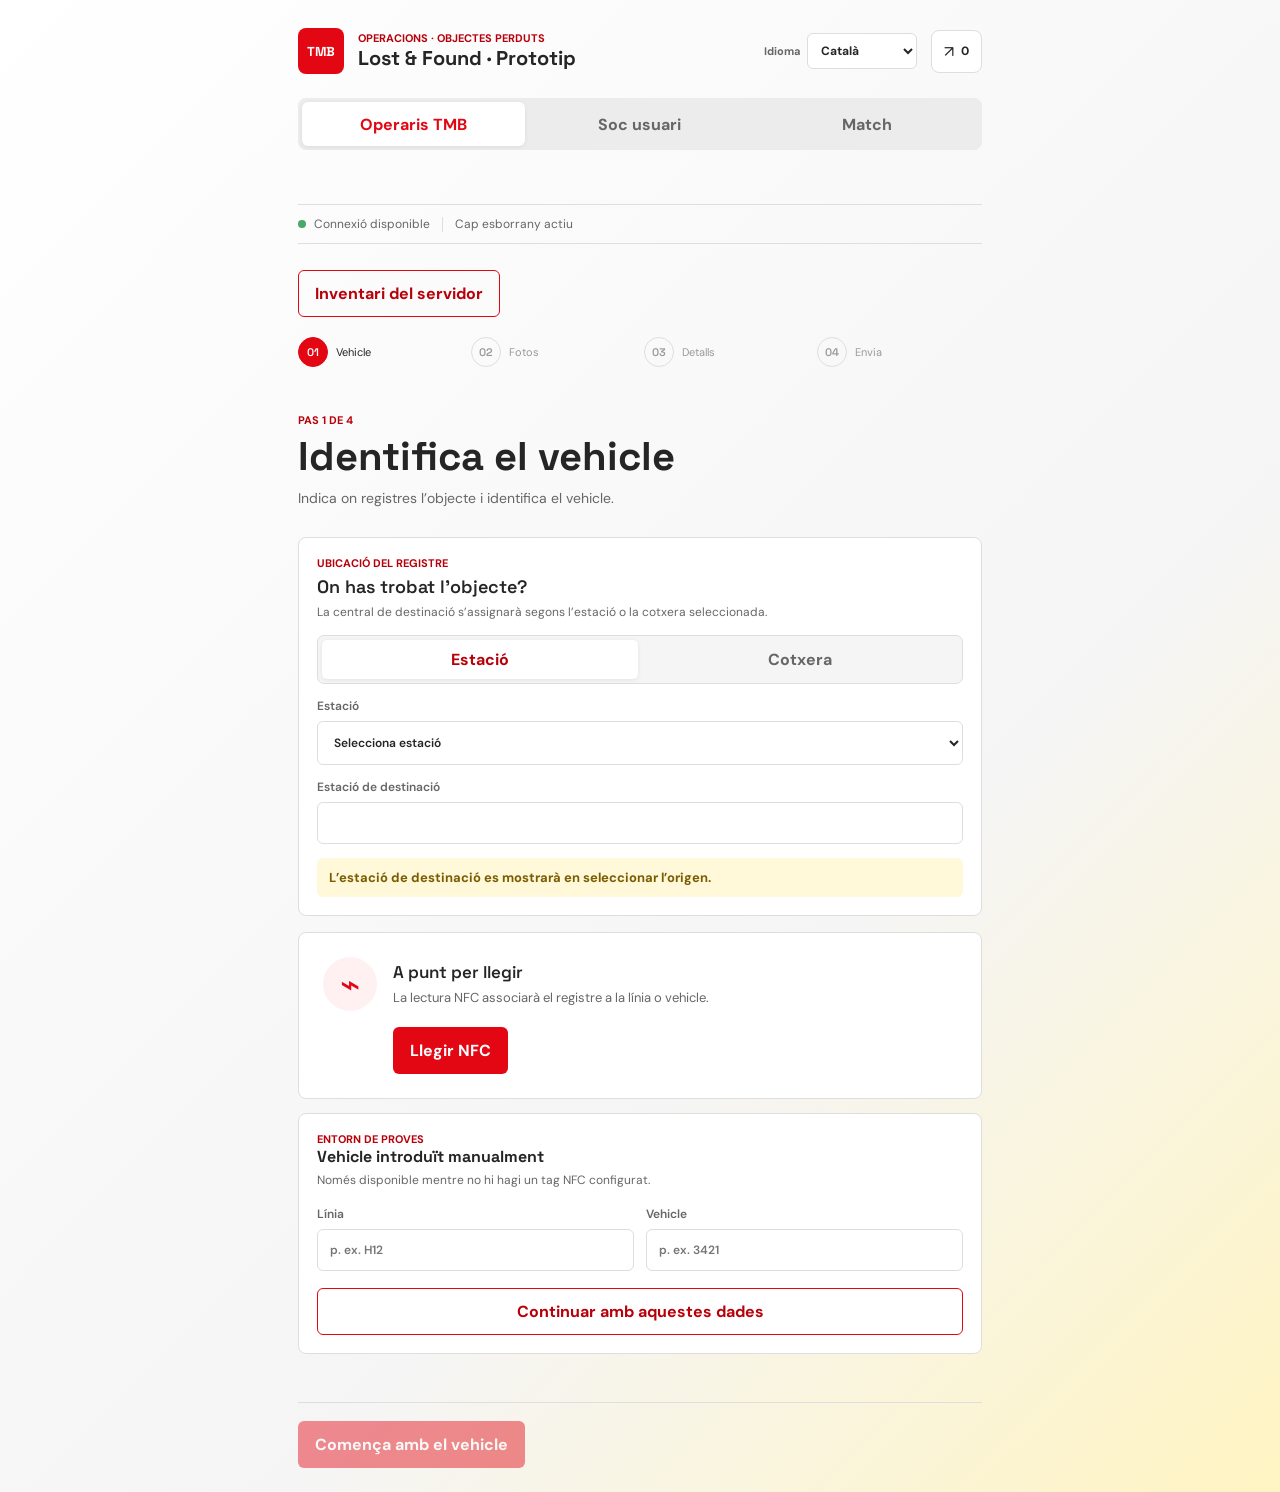
<file: client/index.html>
<!doctype html>
<html lang="ca">
  <head>
    <meta charset="utf-8" />
    <meta name="local-token" content="__LOCAL_TOKEN__" />
    <meta name="viewport" content="width=device-width, initial-scale=1, viewport-fit=cover" />
    <meta name="theme-color" content="#e30613" />
    <meta name="description" content="Registre d'objectes perduts trobats per operaris de TMB" />
    <link rel="manifest" href="manifest.webmanifest" />
    <link rel="stylesheet" href="styles.css?v=2" />
    <link rel="stylesheet" href="location-assignment.css" />
    <link rel="stylesheet" href="match.css?v=1" />
    <title>TMB Lost &amp; Found</title>
  </head>
  <body>
    <main class="app-shell">
      <header class="app-header">
        <div class="brand-mark" aria-hidden="true">TMB</div>
        <div><p class="eyebrow">Operacions · Objectes perduts</p><h1>Lost &amp; Found · Prototip</h1></div>
        <label class="language-picker"><span>Idioma</span><select id="languageSelect" aria-label="Idioma"><option value="ca">Català</option><option value="es">Castellà</option><option value="en">Anglès</option></select></label>
        <span class="language-status" id="languageStatus" role="status" aria-live="polite" data-no-translate></span>
        <button class="icon-button" id="pendingButton" type="button" title="Obrir les sol·licituds" aria-label="Obrir les sol·licituds"><span aria-hidden="true">↗</span><span class="pending-count" id="pendingCount">0</span></button>
      </header>
      <nav class="audience-tabs" role="tablist" aria-label="Tipus d’usuari">
        <button class="audience-tab active" id="staffTab" type="button" role="tab" aria-selected="true" aria-controls="operatorPanel">Operaris TMB</button>
        <button class="audience-tab" id="citizenTab" type="button" role="tab" aria-selected="false" aria-controls="citizenPanel">Soc usuari</button>
        <button class="audience-tab" id="matchTab" type="button" role="tab" aria-selected="false" aria-controls="matchPanel">Match</button>
      </nav>
      <section id="operatorPanel" role="tabpanel" aria-labelledby="staffTab">
      <section class="status-strip" aria-live="polite"><span class="status-dot" id="connectionDot"></span><span id="connectionText">Comprovant connexió...</span><span class="status-divider"></span><span id="draftText">Cap esborrany actiu</span></section>
      <button class="secondary-button" id="inventoryButton" type="button">Inventari del servidor</button>
      <nav class="stepper" aria-label="Progrés del registre" id="stepper">
        <button class="step active" data-step="1" type="button"><span>01</span><small>Vehicle</small></button><button class="step" data-step="2" type="button"><span>02</span><small>Fotos</small></button><button class="step" data-step="3" type="button"><span>03</span><small>Detalls</small></button><button class="step" data-step="4" type="button"><span>04</span><small>Envia</small></button>
      </nav>
      <div class="content">
        <section class="view active" data-view="1"><div class="view-heading"><p class="section-kicker">Pas 1 de 4</p><h2>Identifica el vehicle</h2><p class="muted">Indica on registres l’objecte i identifica el vehicle.</p></div>
          <section class="origin-card" id="originPanel" role="tabpanel" aria-labelledby="stationOriginTab">
            <div><p class="section-kicker">Ubicació del registre</p><h3>On has trobat l’objecte?</h3><p class="muted">La central de destinació s’assignarà segons l’estació o la cotxera seleccionada.</p></div>
            <input id="originKind" type="hidden" value="station" />
            <div class="origin-tabs" role="tablist" aria-label="Tipus d’origen">
              <button class="origin-tab active" id="stationOriginTab" type="button" role="tab" aria-selected="true" aria-controls="originPanel" data-origin-kind="station">Estació</button>
              <button class="origin-tab" id="depotOriginTab" type="button" role="tab" aria-selected="false" aria-controls="originPanel" data-origin-kind="depot">Cotxera</button>
            </div>
            <label><span id="originLocationLabel">Estació</span><select id="originLocation" required><option value="">Selecciona estació</option></select></label>
            <label>Estació de destinació<input id="originDestination" type="text" readonly aria-describedby="originAssignment" /></label>
            <p class="origin-assignment" id="originAssignment" role="status" aria-live="polite">L’estació de destinació es mostrarà en seleccionar l’origen.</p>
          </section>
          <div class="nfc-panel"><div class="nfc-symbol" aria-hidden="true">⌁</div><div><strong id="nfcTitle">A punt per llegir</strong><p id="nfcMessage">La lectura NFC associarà el registre a la línia o vehicle.</p></div><button class="primary-button" id="scanNfcButton" type="button">Llegir NFC</button></div>
          <div class="manual-card"><div><p class="section-kicker">Entorn de proves</p><strong>Vehicle introduït manualment</strong><p class="muted">Només disponible mentre no hi hagi un tag NFC configurat.</p></div><div class="manual-fields"><label>Línia<input id="manualLine" placeholder="p. ex. H12" maxlength="12" /></label><label>Vehicle<input id="manualVehicle" placeholder="p. ex. 3421" maxlength="20" /></label></div><button class="secondary-button" id="manualVehicleButton" type="button">Continuar amb aquestes dades</button></div>
        </section>
        <section class="view" data-view="2"><div class="view-heading"><p class="section-kicker">Pas 2 de 4</p><h2>Fotografia l’objecte</h2><p class="muted">Necessitem dues perspectives clares. Revisa cada foto abans de confirmar-la.</p></div><div class="photo-grid"><article class="photo-slot"><div class="photo-preview" id="preview0"><span>Foto 1</span></div><div class="slot-footer"><div><strong>Perspectiva principal</strong><small id="photoStatus0">Encara no capturada</small></div><button class="secondary-button photo-button" data-photo="0" type="button">Fer foto</button></div></article><article class="photo-slot"><div class="photo-preview" id="preview1"><span>Foto 2</span></div><div class="slot-footer"><div><strong>Segona perspectiva</strong><small id="photoStatus1">Encara no capturada</small></div><button class="secondary-button photo-button" data-photo="1" type="button" disabled>Fer foto</button></div></article></div><input id="photoInput" type="file" accept="image/*" capture="environment" hidden /><div class="quality-note" id="qualityNote" hidden></div></section>
        <section class="view" data-view="3"><div class="view-heading"><p class="section-kicker">Pas 3 de 4</p><h2>Descriu l’objecte</h2><p class="muted">Les etiquetes ajuden a trobar-lo després. La descripció és opcional.</p></div><div class="extraction-panel"><p id="extractionStatus" role="status" aria-live="polite">Els camps s’ompliran a partir de la foto principal. Revisa’ls abans de continuar.</p><button id="retryExtraction" class="secondary-button" type="button">Reintentar extracció</button><button id="skipExtraction" class="secondary-button" type="button">Omplir manualment</button><details id="extractionDetails" hidden><summary>Veure camps extrets (JSON)</summary><pre id="extractionJson"></pre></details></div><form class="details-form" id="detailsForm"><fieldset class="color-field"><legend>Colors de l’objecte</legend><div id="color" class="color-options"></div><small>Selecciona un o més colors.</small></fieldset><label>Tipus d’objecte<select id="objectType" required><option value="">Selecciona un tipus</option></select></label><label>Material principal<select id="material" required><option value="">Selecciona un material</option></select></label><label>Descripció <span class="optional">Opcional</span><textarea id="description" maxlength="250" rows="4" placeholder="Detalls visibles, marques o elements distintius..."></textarea><small class="character-count"><span id="descriptionCount">0</span>/250</small></label><label class="review-check"><input id="fieldsReviewed" type="checkbox"> He revisat i corregit els camps del registre.</label></form></section>
        <section class="view" data-view="4"><div class="view-heading"><p class="section-kicker">Pas 4 de 4</p><h2>Revisa i envia</h2><p class="muted">El registre es conservarà al dispositiu si ara no hi ha connexió.</p></div><div class="review-layout"><div class="review-photos" id="reviewPhotos"></div><dl class="review-list" id="reviewList"></dl></div><div class="offline-callout"><span aria-hidden="true">⌁</span><div><strong>Desament local de proves</strong><p>El servidor desa el registre en aquest equip. Si no respon, queda a la cua del navegador.</p></div></div></section>
      </div>
      <footer class="action-bar"><button class="back-button" id="backButton" type="button" hidden>Enrere</button><button class="primary-button" id="nextButton" type="button" disabled>Comença amb el vehicle</button></footer>
      </section>
    <dialog class="requests-dialog" id="requestsDialog" aria-labelledby="requestsTitle">
      <header class="requests-header"><div><p class="section-kicker">Registres del dispositiu</p><h2 id="requestsTitle">Sol·licituds</h2></div><button class="close-button" id="closeRequestsButton" type="button" aria-label="Tancar">×</button></header>
      <p class="requests-summary" id="requestsSummary"></p>
      <div class="request-list" id="requestList"></div>
      <p class="empty-requests" id="emptyRequests" hidden>Encara no hi ha sol·licituds guardades en aquest dispositiu.</p>
    </dialog>
    <section class="citizen-panel" id="citizenPanel" role="tabpanel" aria-labelledby="citizenTab" hidden>
      <div class="citizen-heading"><p class="section-kicker">Declaració de pèrdua</p><h2>Has perdut un objecte?</h2><p class="muted">Explica’ns què has perdut i on. Les dades d’aquesta declaració es desen separadament de les dels operaris TMB.</p></div>
      <form class="citizen-form" id="citizenForm">
        <label class="citizen-description">Què has perdut?<textarea id="citizenDescription" maxlength="500" rows="5" required placeholder="Descriu l’objecte i, si ho recordes, com o on el vas perdre..."></textarea><small class="character-count"><span id="citizenDescriptionCount">0</span>/500</small></label>
        <div class="citizen-fields">
          <label>Línia, autobús o estació<input id="citizenLocation" type="text" maxlength="100" placeholder="p. ex. Línia H12, autobús 3421 o estació Sants" /></label>
          <label>Data de la pèrdua<input id="citizenLossDate" type="date" /></label>
          <label>Tipus d’objecte<select id="citizenObjectType"><option value="">Qualsevol tipus / No ho sé</option></select></label>
          <fieldset class="color-field"><legend>Colors (opcional)</legend><div id="citizenColor" class="color-options"></div></fieldset>
        </div>
        <label class="citizen-photo-label">Foto de referència <span class="optional">Opcional</span><input id="citizenPhoto" type="file" accept="image/*" capture="environment" /><small class="muted">Es conserva com a referència. La cerca actual compara text, tipus i colors, no imatges.</small></label>
        <div class="citizen-photo-preview" id="citizenPhotoPreview" hidden><img id="citizenPhotoImage" alt="Previsualització de la foto de referència"><button class="secondary-button" id="removeCitizenPhoto" type="button">Treure foto</button></div>
        <div class="citizen-fields contact-fields">
          <label>Nom <span class="optional">Opcional</span><input id="citizenName" type="text" autocomplete="name" maxlength="120" /></label>
          <label>Correu electrònic <span class="optional">Opcional</span><input id="citizenEmail" type="email" autocomplete="email" maxlength="254" /></label>
          <label>Telèfon <span class="optional">Opcional</span><input id="citizenPhone" type="tel" autocomplete="tel" maxlength="40" /></label>
        </div>
        <p class="privacy-note">Prototip local: la declaració es desa al servidor d’aquest equip. No s’envia a TMB. Els contactes no s’inclouen a la cerca.</p>
        <button class="secondary-button" id="searchButton" type="button">Cercar sense desar</button><button class="primary-button citizen-submit" type="submit">Desar i cercar</button>
        <p class="citizen-confirmation" id="citizenConfirmation" role="status" aria-live="polite" hidden></p>
      </form>
      <section id="searchResults" aria-live="polite"></section>
    </section>
    <section class="match-panel" id="matchPanel" role="tabpanel" aria-labelledby="matchTab" hidden>
      <div class="citizen-heading"><p class="section-kicker">Seguiment d’objectes</p><h2>Coincidències confirmades</h2><p class="muted">Vincula objectes trobats amb declaracions reals, gestiona’n la ubicació i registra el retorn.</p></div>
      <p class="privacy-note">Els contactes només es mostren per a declaracions vinculades. Aquesta eina és local i no té autenticació; protegeix l’accés a aquest equip.</p>
      <form class="match-link-form" id="newMatchForm">
        <label>Objecte trobat<select name="objectId" required><option value="">Tria un objecte trobat</option></select></label>
        <label>Declaració oberta<select name="reportId" required><option value="">Tria una declaració</option></select></label>
        <button class="primary-button" type="submit">Confirmar match</button>
      </form>
      <div class="match-summary" id="matchSummary"></div>
      <button class="secondary-button" id="refreshMatches" type="button">Actualitzar dades</button>
      <div class="match-list" id="matchList"></div>
      <p class="empty-requests" id="emptyMatch" hidden>Encara no hi ha cap coincidència confirmada.</p>
      <p class="match-feedback" id="matchFeedback" role="status" aria-live="polite"></p>
    </section>
    <dialog class="requests-dialog" id="inventoryDialog"><header class="requests-header"><h2>Inventari del servidor</h2><button class="close-button" id="closeInventory" type="button">×</button></header><button class="secondary-button" id="refreshInventory" type="button">Actualitzar</button><p id="inventoryStatus" role="status"></p><div id="inventoryList" class="request-list"></div></dialog>
    <dialog class="requests-dialog" id="editDialog"><h2>Revisar objecte</h2><form id="editForm" class="details-form"><fieldset class="color-field"><legend>Colors</legend><div id="editColors" class="color-options"></div></fieldset><label>Tipus<select id="editType" required></select></label><label>Material<select id="editMaterial" required></select></label><label>Descripció<textarea id="editDescription" maxlength="250"></textarea></label><label>Decisió<select id="editDecision"><option value="approved">Aprovar</option><option value="rejected">Rebutjar i retirar de la cerca</option></select></label><button class="primary-button" type="submit">Confirmar nova revisió</button><button class="secondary-button" id="cancelEdit" type="button">Cancel·lar</button><p id="editStatus" role="status"></p></form></dialog>
    </main>
    <div class="toast" id="toast" role="status" aria-live="polite"></div><script src="app.js" type="module"></script><script src="match.js" type="module"></script>
  </body>
</html>
</file>
<file: client/styles.css>
@import url('https://fonts.googleapis.com/css2?family=DM+Sans:wght@400;500;600;700&family=Space+Grotesk:wght@500;600;700&display=swap');
:root{--ink:#252525;--muted:#666;--paper:#f5f5f5;--panel:#fff;--line:#dedede;--tmb-red:#e30613;--tmb-red-dark:#b8000b;--tmb-yellow:#ffd100;--orange:#ed8b25}
*{box-sizing:border-box}body{margin:0;min-width:320px;background:linear-gradient(135deg,#fff 0%,#f5f5f5 64%,#fff4c2 100%);color:var(--ink);font-family:'DM Sans',sans-serif}button,input,select,textarea{font:inherit}button{cursor:pointer}.app-shell{max-width:780px;min-height:100vh;margin:auto;display:flex;flex-direction:column;padding:28px clamp(18px,4vw,48px) 24px}.app-header{display:flex;align-items:center;gap:14px}.brand-mark{width:46px;height:46px;display:grid;place-items:center;border-radius:8px;background:var(--tmb-red);color:#fff;font:700 13px 'Space Grotesk'}.eyebrow,.section-kicker{margin:0;color:var(--tmb-red-dark);font-size:11px;font-weight:700;text-transform:uppercase}h1,h2{margin:0;font-family:'Space Grotesk',sans-serif}h1{font-size:20px}h2{font-size:clamp(27px,5vw,40px);line-height:1.05}.icon-button{margin-left:auto;border:1px solid var(--line);border-radius:8px;background:var(--panel);color:var(--ink);padding:10px 12px;display:flex;gap:7px;align-items:center}.pending-count{font-size:12px;font-weight:700}.status-strip{display:flex;gap:8px;align-items:center;margin:28px 0 26px;padding:11px 0;border-top:1px solid var(--line);border-bottom:1px solid var(--line);color:var(--muted);font-size:12px}.status-dot{width:8px;height:8px;border-radius:50%;background:var(--orange)}.status-dot.online{background:#48a868}.status-divider{height:15px;width:1px;background:var(--line);margin:0 4px}.stepper{display:grid;grid-template-columns:repeat(4,1fr);gap:8px;margin-bottom:46px}.step{display:flex;align-items:center;gap:8px;color:#999;border:0;background:none;padding:0;text-align:left}.step span{display:grid;place-items:center;width:30px;height:30px;border:1px solid var(--line);border-radius:50%;font:600 11px 'Space Grotesk'}.step small{font-size:11px}.step.active{color:var(--ink)}.step.active span{background:var(--tmb-red);color:#fff;border-color:var(--tmb-red)}.content{flex:1}.view{display:none;animation:appear .28s ease-out}.view.active{display:block}@keyframes appear{from{opacity:0;transform:translateY(8px)}to{opacity:1;transform:none}}.view-heading{margin-bottom:28px}.view-heading h2{margin:9px 0 10px}.muted{color:var(--muted);font-size:14px;line-height:1.5;margin:0}.nfc-panel,.manual-card,.photo-slot,.offline-callout{background:var(--panel);border:1px solid var(--line);border-radius:8px}.nfc-panel{padding:24px;display:grid;grid-template-columns:auto 1fr;gap:16px;align-items:center}.nfc-panel .primary-button{grid-column:2;justify-self:start}.nfc-symbol{width:54px;height:54px;display:grid;place-items:center;border-radius:50%;background:#fff1f1;color:var(--tmb-red);font-size:34px}.nfc-panel strong{font:600 17px 'Space Grotesk'}.nfc-panel p{color:var(--muted);font-size:13px;line-height:1.4;margin:6px 0 0}.manual-card{margin-top:14px;padding:18px;display:grid;gap:17px}.manual-card strong{font-family:'Space Grotesk'}.manual-card .muted{font-size:12px;margin-top:4px}.manual-fields{display:grid;grid-template-columns:1fr 1fr;gap:12px}label{display:block;position:relative;color:var(--muted);font-size:12px;font-weight:600}input,select,textarea{width:100%;margin-top:7px;border:1px solid var(--line);border-radius:6px;padding:12px;color:var(--ink);background:#fff;outline:none}input:focus,select:focus,textarea:focus{border-color:var(--tmb-red);box-shadow:0 0 0 3px #e3061322}.primary-button,.secondary-button,.back-button{border-radius:6px;padding:12px 16px;font-weight:700;border:1px solid transparent}.primary-button{background:var(--tmb-red);color:#fff}.primary-button:hover:not(:disabled){background:var(--tmb-red-dark)}.primary-button:disabled,.secondary-button:disabled{opacity:.45;cursor:not-allowed}.secondary-button{background:transparent;border-color:var(--tmb-red);color:var(--tmb-red-dark)}.secondary-button:hover:not(:disabled){background:#fff1f1}.back-button{background:none;color:var(--muted);padding-left:0}.photo-grid{display:grid;grid-template-columns:1fr 1fr;gap:14px}.photo-slot{overflow:hidden}.photo-preview{aspect-ratio:4/3;display:grid;place-items:center;color:#81908a;background:#eee;background-size:cover;background-position:center}.photo-preview span{font:600 12px 'Space Grotesk'}.slot-footer{display:flex;align-items:center;justify-content:space-between;gap:10px;padding:13px}.slot-footer strong,.slot-footer small{display:block}.slot-footer strong{font-size:13px}.slot-footer small{margin-top:4px;color:var(--muted);font-size:11px}.photo-button{padding:8px 10px;font-size:12px;white-space:nowrap}.quality-note{margin-top:15px;padding:12px;border-radius:6px;background:#fff8d9;color:#795d00;font-size:12px}.details-form{display:grid;gap:17px;max-width:520px}.optional{color:#999;font-weight:400}.character-count{text-align:right;margin-top:4px;font-size:11px;font-weight:400}.review-layout{display:grid;gap:22px}.review-photos{display:grid;grid-template-columns:1fr 1fr;gap:12px}.review-photos img{display:block;width:100%;aspect-ratio:4/3;object-fit:cover;border-radius:6px}.review-list{margin:0;display:grid;grid-template-columns:1fr 1fr;gap:0 24px;border-top:1px solid var(--line)}.review-list div{padding:13px 0;border-bottom:1px solid var(--line)}.review-list dt{color:var(--muted);font-size:11px}.review-list dd{margin:3px 0 0;font-weight:600;font-size:14px}.offline-callout{display:flex;gap:12px;padding:15px;margin-top:22px;background:#fff8d9;border-color:#f0d45c}.offline-callout>span{color:#a37c00;font-size:23px}.offline-callout strong{font-size:13px}.offline-callout p{margin:4px 0 0;color:var(--muted);font-size:12px;line-height:1.4}.action-bar{display:flex;justify-content:space-between;align-items:center;gap:14px;border-top:1px solid var(--line);margin-top:48px;padding-top:18px}.action-bar .primary-button{min-width:190px}.toast{position:fixed;left:50%;bottom:24px;transform:translate(-50%,20px);opacity:0;pointer-events:none;background:var(--ink);color:#fff;padding:12px 16px;border-radius:6px;font-size:13px;transition:.2s ease}.toast.show{opacity:1;transform:translate(-50%,0)}
@media(max-width:560px){.app-shell{padding-top:18px}.stepper{margin-bottom:34px}.step small{display:none}.nfc-panel{grid-template-columns:auto 1fr;padding:18px}.nfc-panel .primary-button{grid-column:1/-1;width:100%}.manual-fields,.photo-grid,.review-photos{grid-template-columns:1fr}.slot-footer{min-height:70px}.action-bar{margin-top:32px}.action-bar .primary-button{flex:1}}
.requests-dialog{width:min(620px,calc(100% - 28px));max-height:min(82vh,760px);padding:22px;border:1px solid var(--line);border-radius:8px;background:var(--panel);color:var(--ink)}.requests-dialog::backdrop{background:#17171799;backdrop-filter:blur(2px)}.requests-header{display:flex;justify-content:space-between;align-items:center;padding-bottom:15px;border-bottom:1px solid var(--line)}.requests-header h2{font-size:29px;margin-top:5px}.close-button{width:38px;height:38px;border:1px solid var(--line);border-radius:6px;background:#fff;color:var(--ink);font-size:25px;line-height:1}.requests-summary{margin:14px 0;color:var(--muted);font-size:13px}.request-list{display:grid;gap:10px}.request-item{padding:14px;border:1px solid var(--line);border-left:4px solid var(--orange);border-radius:6px;background:#fff}.request-item.sent{border-left-color:#48a868}.request-item-heading{display:flex;justify-content:space-between;align-items:flex-start;gap:10px}.request-item h3{margin:0;font:600 16px 'Space Grotesk',sans-serif}.request-status{flex:none;padding:5px 8px;border-radius:4px;background:#fff3e5;color:#805012;font-size:10px;font-weight:700}.request-item.sent .request-status{background:#e8f5ec;color:#27633a}.request-item p{margin:8px 0 0;color:var(--muted);font-size:12px;line-height:1.5}.empty-requests{padding:28px 12px;text-align:center;color:var(--muted);font-size:13px}
.app-shell>[hidden]{display:none!important}.audience-tabs{display:grid;grid-template-columns:1fr 1fr;gap:4px;margin:24px 0 26px;padding:4px;border-radius:8px;background:#ececec}.audience-tab{min-height:44px;border:0;border-radius:6px;background:transparent;color:var(--muted);font-weight:700}.audience-tab.active{background:#fff;color:var(--tmb-red);box-shadow:0 1px 4px #00000012}.citizen-panel{max-width:680px;margin:0 auto;width:100%;padding:4px 0 24px;animation:appear .28s ease-out}.citizen-heading{margin:0 0 26px}.citizen-heading h2{margin:9px 0 10px}.citizen-form{display:grid;gap:22px}.citizen-form label{font-size:13px}.citizen-description textarea{min-height:138px;resize:vertical}.citizen-fields{display:grid;grid-template-columns:1fr 1fr;gap:18px}.citizen-photo-label input{display:block;padding:10px;border-style:dashed}.citizen-photo-label .muted{display:block;margin-top:7px;font-size:12px}.citizen-photo-preview{display:flex;align-items:center;gap:12px}.citizen-photo-preview img{width:112px;height:92px;object-fit:cover;border-radius:6px;border:1px solid var(--line)}.privacy-note{margin:0;padding:12px 14px;border-left:3px solid var(--tmb-yellow);background:#fff9dc;color:#514b32;font-size:12px;line-height:1.5}.citizen-submit{justify-self:start;min-width:190px}.citizen-confirmation{margin:0;padding:12px;border-radius:6px;background:#e8f5ec;color:#27633a;font-size:13px}.citizen-confirmation[hidden]{display:none}.contact-fields{padding-top:20px;border-top:1px solid var(--line)}
@media(max-width:560px){.audience-tabs{margin:18px 0 22px}.citizen-fields{grid-template-columns:1fr;gap:15px}.citizen-submit{width:100%}.citizen-panel{padding-bottom:18px}}
.color-field{border:0;padding:0;margin:0;min-width:0}.color-field legend{font-weight:700;margin-bottom:10px}.color-options{display:flex;flex-wrap:wrap;gap:8px}.color-options label{display:flex;align-items:center;gap:7px;border:1px solid #d5d8dc;border-radius:8px;padding:9px 12px;cursor:pointer}.color-options input,.review-check input{width:auto!important;margin:0;accent-color:#e30613}.color-options label:has(input:checked){background:#fff0f1;border-color:#e30613}.color-field small{display:block;margin-top:8px;color:#667085}.review-check{display:flex!important;align-items:center;gap:10px;grid-column:1/-1}.extraction-panel{padding:16px;background:#f6f7f8;border:1px solid #dde1e6;border-radius:12px;margin-bottom:20px}.extraction-panel p{margin:0 0 12px;line-height:1.5}.extraction-panel details{margin-top:12px}.extraction-panel pre{white-space:pre-wrap;overflow-wrap:anywhere;max-height:260px;overflow:auto}
[hidden]{display:none!important}
.language-picker{display:flex;align-items:center;gap:6px;margin-left:auto;color:var(--muted);font-size:11px;font-weight:700}.language-picker select{width:auto;min-width:110px;margin:0;padding:8px 26px 8px 9px;font-size:12px}.language-status{position:absolute;top:82px;right:max(18px,calc((100vw - 780px)/2 + 48px));max-width:280px;color:var(--tmb-red-dark);font-size:11px}.icon-button{margin-left:0}
@media(max-width:560px){.language-picker{margin-left:auto}.language-status{top:68px;right:18px;max-width:230px}}

#inventoryButton{margin-bottom:20px}.result-card{display:flex;gap:18px;padding:18px;margin:16px 0;border:1px solid #ddd;border-radius:12px;background:white}.result-card img{width:120px;height:140px;object-fit:contain}.result-card h3{margin-top:0}.result-card p{margin:7px 0}.result-card small,.request-item small{overflow-wrap:anywhere}.inventory-photo{width:100px;height:110px;object-fit:contain;float:right}.request-item button{margin:12px 8px 0 0}#searchResults{margin-top:26px}#editDialog{max-width:650px}#inventoryDialog{max-width:760px}#editStatus{grid-column:1/-1}@media(max-width:450px){.result-card{display:block}.result-card img{width:100%;height:180px}}
</file>
<file: client/location-assignment.css>
.origin-card{display:grid;gap:14px;margin-bottom:16px;padding:18px;background:var(--panel);border:1px solid var(--line);border-radius:8px}
.origin-card h3{margin:5px 0;font:600 18px 'Space Grotesk',sans-serif}
.origin-card .muted{font-size:12px}
.origin-tabs{display:grid;grid-template-columns:1fr 1fr;gap:4px;padding:4px;border:1px solid var(--line);border-radius:7px;background:var(--paper)}
.origin-tab{padding:9px;border:0;border-radius:5px;background:transparent;color:var(--muted);font-weight:700}
.origin-tab.active{background:var(--panel);color:var(--tmb-red-dark);box-shadow:0 1px 4px #00000014}
.origin-assignment{margin:0;padding:11px 12px;border-radius:6px;background:#fff8d9;color:#795d00;font-size:13px;font-weight:700}
.origin-assignment.assigned{background:#e8f5ec;color:#27633a}
</file>
<file: client/match.css>
.audience-tabs:not(.transport-tabs){grid-template-columns:repeat(3,minmax(0,1fr))}
.match-panel{width:100%;padding:4px 0 24px;animation:appear .28s ease-out}
.match-demo-notice{margin-bottom:18px}
.match-summary{margin:0 0 14px;color:var(--muted);font-size:13px;font-weight:700}
.match-list{display:grid;gap:14px}
.match-card{padding:17px;border:1px solid var(--line);border-left:4px solid var(--orange);border-radius:8px;background:var(--panel)}
.match-card[data-status="sent"],.match-card[data-status="returned"]{border-left-color:#438c58}
.match-card-heading{display:flex;justify-content:space-between;align-items:flex-start;gap:12px}
.match-card-heading .section-kicker{margin-bottom:5px}
.match-card-heading h3{margin:0;font:600 17px 'Space Grotesk',sans-serif}
.match-status{flex:none;padding:5px 8px;border-radius:4px;font-size:10px;font-weight:700}
.match-status.pending{background:#fff3e5;color:#805012}
.match-status.matched{background:#e9efff;color:#344a82}
.match-status.sent,.match-status.returned{background:#e8f5ec;color:#27633a}
.match-facts{margin:15px 0;display:grid;grid-template-columns:1fr 1fr;gap:9px 14px}
.match-fact{padding:9px 10px;border-radius:5px;background:#f7f7f7}
.match-fact dt{color:var(--muted);font-size:10px}
.match-fact dd{margin:4px 0 0;font-size:12px;font-weight:600}
.match-linked-report{margin:0 0 15px;padding:12px;border-radius:6px;background:#f3f6ff}
.match-linked-report strong,.match-linked-report small{font-size:11px}
.match-linked-report p{margin:5px 0;font-size:13px;font-weight:600}
.match-linked-report small{color:var(--muted)}
.match-contact-details{display:grid;grid-template-columns:auto 1fr;gap:4px 12px;margin:10px 0}
.match-contact-details dt{color:var(--muted);font-size:11px}
.match-contact-details dd{margin:0;font-size:12px;font-weight:600}
.match-controls{display:grid;gap:12px;padding-top:13px;border-top:1px solid var(--line)}
.match-location-form,.match-link-form{display:grid;grid-template-columns:1fr 1fr auto;align-items:end;gap:10px}
.match-link-form{grid-template-columns:1fr 1fr auto}
.match-location-form label,.match-link-form label{font-size:11px}
.match-location-form input,.match-link-form select{padding:9px;margin-top:5px}
.match-location-form button,.match-link-form button,.match-return-button{padding:9px 11px;font-size:11px;white-space:nowrap}
.match-link-label{align-self:center;margin:0;color:var(--muted);font-size:12px}
.match-return-button{justify-self:start;border:1px solid var(--line);border-radius:6px;background:#fff;color:var(--muted);font-weight:700}
.match-feedback{min-height:18px;margin:12px 0 0;color:#27633a;font-size:12px}
@media(max-width:560px){
  .match-card{padding:13px}
  .match-card-heading{flex-direction:column}
  .match-facts{grid-template-columns:1fr}
  .match-location-form,.match-link-form{grid-template-columns:1fr}
  .match-location-form button,.match-link-form button{width:100%}
}
</file>
